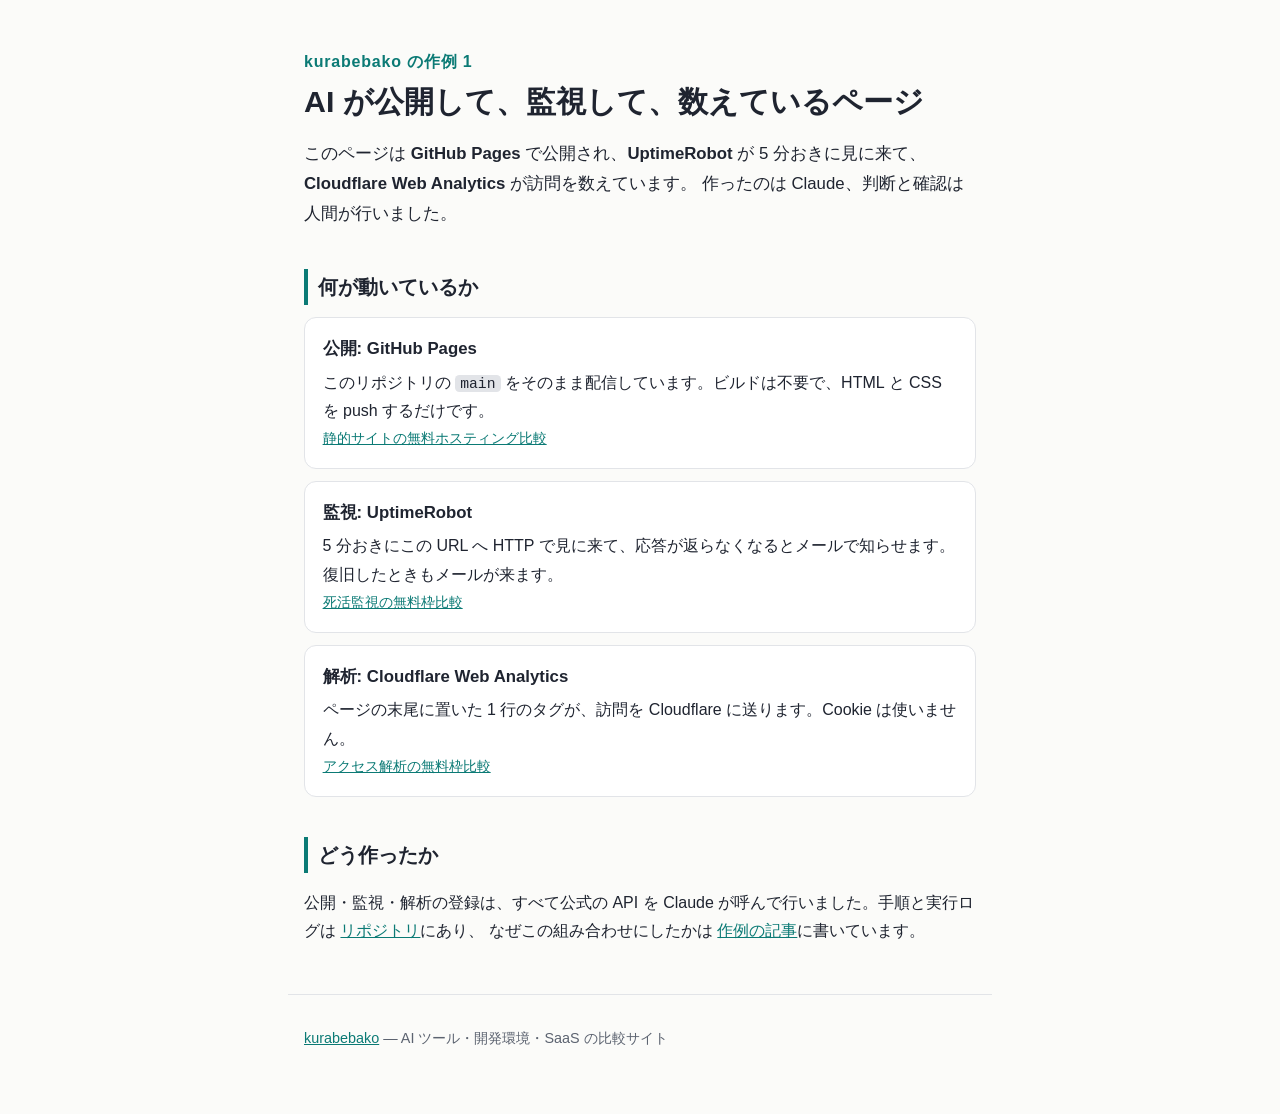
<file: index.html>
<!doctype html>
<html lang="ja">
<head>
  <meta charset="utf-8">
  <meta name="viewport" content="width=device-width, initial-scale=1">
  <!-- 解説は kurabebako.com の作例記事に置く。検索ではそちらを入口にしたいので、このページは索引に載せない -->
  <meta name="robots" content="noindex">
  <title>AI が公開して、監視して、数えているページ | kurabebako 作例</title>
  <meta name="description" content="GitHub Pages で公開し、UptimeRobot が 5 分おきに見に来て、Cloudflare Web Analytics が訪問を数えている 1 ページ。作ったのは Claude、判断と確認は人間。">
  <link rel="stylesheet" href="style.css">
  <script defer src="https://static.cloudflareinsights.com/beacon.min.js" data-cf-beacon='{"token": "a2d24395f58848fca39161b10c75727e"}'></script>
</head>
<body>
  <main>
    <p class="eyebrow">kurabebako の作例 1</p>
    <h1>AI が公開して、監視して、数えているページ</h1>
    <p class="lead">
      このページは <strong>GitHub Pages</strong> で公開され、<strong>UptimeRobot</strong> が 5 分おきに見に来て、
      <strong>Cloudflare Web Analytics</strong> が訪問を数えています。
      作ったのは Claude、判断と確認は人間が行いました。
    </p>

    <section>
      <h2>何が動いているか</h2>
      <ol class="parts">
        <li>
          <h3>公開: GitHub Pages</h3>
          <p>このリポジトリの <code>main</code> をそのまま配信しています。ビルドは不要で、HTML と CSS を push するだけです。</p>
          <p class="ref"><a href="https://kurabebako.com/posts/static-site-hosting-free-tier/">静的サイトの無料ホスティング比較</a></p>
        </li>
        <li>
          <h3>監視: UptimeRobot</h3>
          <p>5 分おきにこの URL へ HTTP で見に来て、応答が返らなくなるとメールで知らせます。復旧したときもメールが来ます。</p>
          <p class="ref"><a href="https://kurabebako.com/posts/uptime-monitoring-free-tier/">死活監視の無料枠比較</a></p>
        </li>
        <li>
          <h3>解析: Cloudflare Web Analytics</h3>
          <p>ページの末尾に置いた 1 行のタグが、訪問を Cloudflare に送ります。Cookie は使いません。</p>
          <p class="ref"><a href="https://kurabebako.com/posts/analytics-free-tier/">アクセス解析の無料枠比較</a></p>
        </li>
      </ol>
    </section>

    <section>
      <h2>どう作ったか</h2>
      <p>
        公開・監視・解析の登録は、すべて公式の API を Claude が呼んで行いました。手順と実行ログは
        <a href="https://github.com/kwrkb/kurabebako-example-homepage-uptime-alert">リポジトリ</a>にあり、
        なぜこの組み合わせにしたかは
        <a href="https://kurabebako.com/examples/homepage-uptime-alert/">作例の記事</a>に書いています。
      </p>
    </section>
  </main>
  <footer>
    <p><a href="https://kurabebako.com/">kurabebako</a> — AI ツール・開発環境・SaaS の比較サイト</p>
  </footer>
</body>
</html>
</file>
<file: style.css>
/* 1 ページ分の最小のスタイル。JS は使わず、配色は OS のダークモードに追従する */
:root {
  --bg: #fbfbf9;
  --ink: #1f2430;
  --muted: #5c6370;
  --line: #e2e4e8;
  --accent: #0b7a75;
  --card: #ffffff;
}
@media (prefers-color-scheme: dark) {
  :root {
    --bg: #14181f;
    --ink: #e6e9ef;
    --muted: #9aa3b2;
    --line: #2a313d;
    --accent: #4fd1c5;
    --card: #1b2029;
  }
}
* { box-sizing: border-box; }
html { color-scheme: light dark; }
body {
  margin: 0;
  background: var(--bg);
  color: var(--ink);
  font-family: -apple-system, BlinkMacSystemFont, "Segoe UI", "Hiragino Sans", "Noto Sans JP", sans-serif;
  line-height: 1.8;
}
main { max-width: 44rem; margin: 0 auto; padding: 3rem 1rem 2rem; }
footer { max-width: 44rem; margin: 0 auto; padding: 1rem 1rem 3rem; color: var(--muted); border-top: 1px solid var(--line); font-size: .9rem; }
.eyebrow { margin: 0; color: var(--accent); font-weight: 600; letter-spacing: .05em; }
h1 { font-size: 1.9rem; line-height: 1.35; margin: .25rem 0 1rem; }
h2 { font-size: 1.25rem; margin: 2.5rem 0 .75rem; border-left: 4px solid var(--accent); padding-left: .6rem; }
h3 { font-size: 1.05rem; margin: 0 0 .25rem; }
.lead { font-size: 1.05rem; }
.parts { list-style: none; padding: 0; margin: 0; display: grid; gap: .75rem; }
.parts li { background: var(--card); border: 1px solid var(--line); border-radius: .75rem; padding: 1rem 1.1rem; }
.parts p { margin: 0; }
.ref { margin-top: .4rem; font-size: .9rem; }
a { color: var(--accent); }
code { font-family: ui-monospace, "Cascadia Mono", Menlo, Consolas, monospace; font-size: .92em; background: var(--line); padding: .05em .35em; border-radius: .3em; }
</file>
